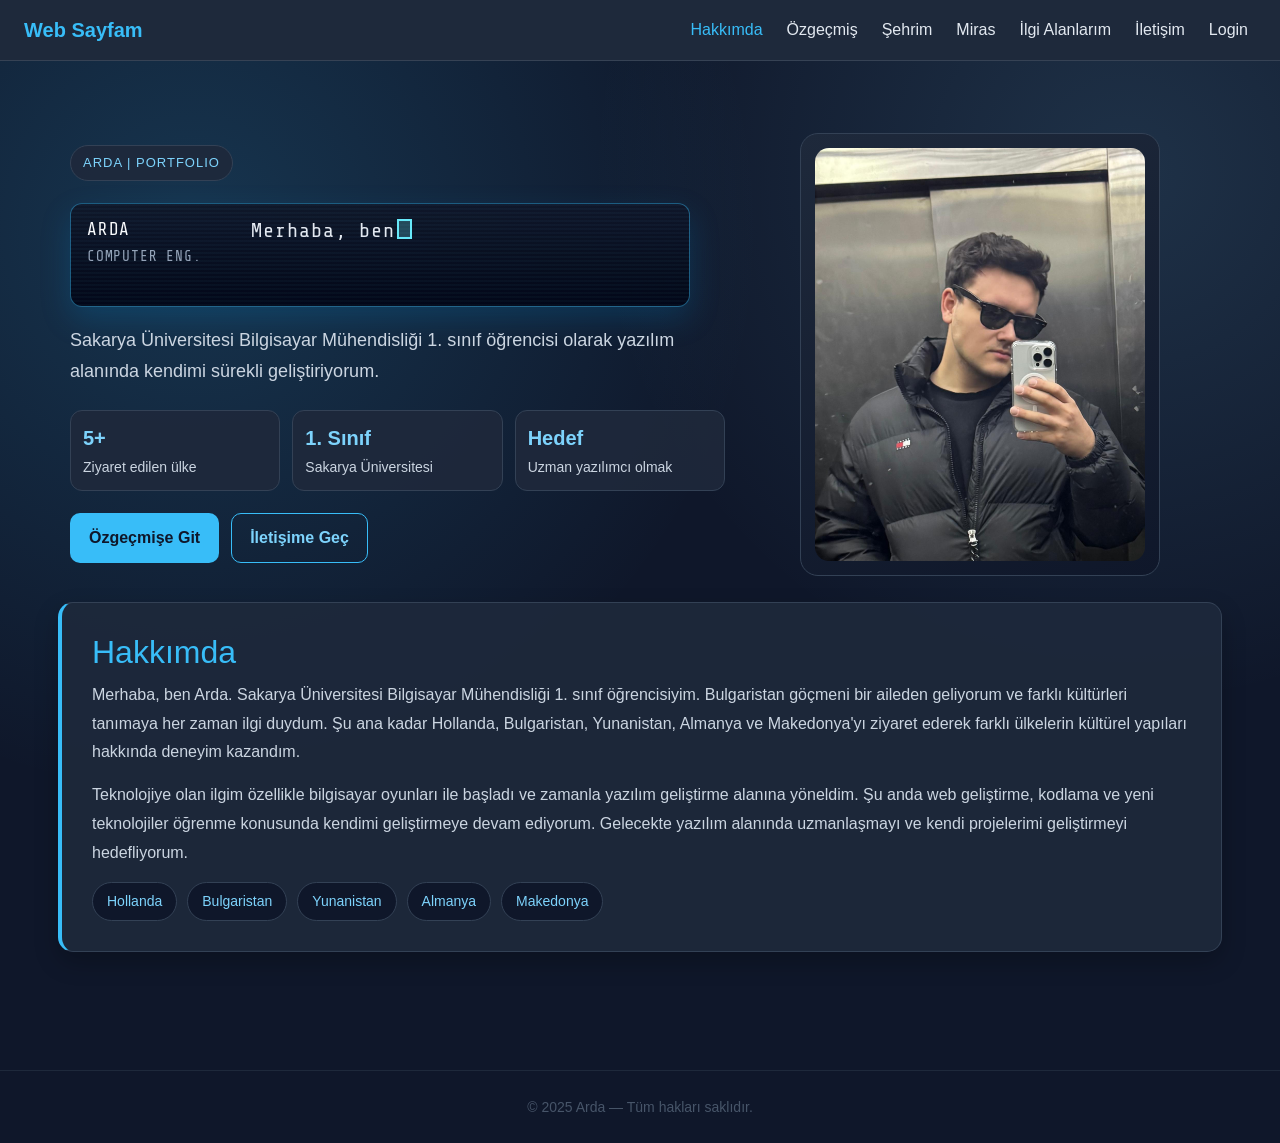
<file: index.html>
<!DOCTYPE html>
<html lang="tr">
<head>
    <meta charset="UTF-8">
    <meta name="viewport" content="width=device-width, initial-scale=1.0">
    <title>Arda | Portfolio</title>

    <link href="https://cdn.jsdelivr.net/npm/bootstrap@5.3.3/dist/css/bootstrap.min.css" rel="stylesheet">
    <link rel="stylesheet" href="css/style.css">
</head>

<body class="home-page">

<header>
    <!-- Ana gezinme menüsü: tüm sayfalara erişim buradan sağlanır -->
    <nav class="navbar navbar-expand-lg site-navbar">
        <div class="container-fluid px-3 px-lg-4">
            <span class="navbar-brand logo mb-0">Web Sayfam</span>
            <button class="navbar-toggler" type="button" data-bs-toggle="collapse" data-bs-target="#mainNavbar" aria-controls="mainNavbar" aria-expanded="false" aria-label="Menüyü aç">
                <span class="navbar-toggler-icon"></span>
            </button>

            <div class="collapse navbar-collapse" id="mainNavbar">
                <ul class="navbar-nav ms-auto align-items-lg-center gap-lg-2">
                    <li class="nav-item"><a class="nav-link active" href="index.html" aria-current="page">Hakkımda</a></li>
                    <li class="nav-item"><a class="nav-link" href="cv.html">Özgeçmiş</a></li>
                    <li class="nav-item"><a class="nav-link" href="sehir.html">Şehrim</a></li>
                    <li class="nav-item"><a class="nav-link" href="miras.html">Miras</a></li>
                    <li class="nav-item"><a class="nav-link" href="ilgi.html">İlgi Alanlarım</a></li>
                    <li class="nav-item"><a class="nav-link" href="iletisim.html">İletişim</a></li>
                    <li class="nav-item"><a class="nav-link" href="login.html">Login</a></li>
                </ul>
            </div>
        </div>
    </nav>
</header>

<main class="container">
    <!-- Kahraman alanı: ziyaretçiyi karşılayan kısa tanıtım ve hızlı aksiyonlar -->
    <section class="home-hero row g-4 align-items-center">
        <div class="home-hero-text col col-12 col-lg-7">
            <p class="hero-eyebrow">ARDA | PORTFOLIO</p>
            <h1 class="visually-hidden">Merhaba, ben Arda</h1>
            <div class="hero-terminal" aria-label="Karşılama mesajı" aria-live="polite">
                <div class="hero-terminal-meta">
                    <span class="hero-terminal-name">ARDA</span>
                    <span class="hero-terminal-source">COMPUTER ENG.</span>
                </div>
                <p class="hero-terminal-line">
                    <span id="heroTypewriterText">Merhaba, ben Arda. Sayfama hoş geldiniz.</span>
                </p>
            </div>
            <p class="hero-lead">Sakarya Üniversitesi Bilgisayar Mühendisliği 1. sınıf öğrencisi olarak yazılım alanında kendimi sürekli geliştiriyorum.</p>

            <div class="hero-stats">
                <div class="stat-card">
                    <span class="stat-value">5+</span>
                    <span class="stat-label">Ziyaret edilen ülke</span>
                </div>
                <div class="stat-card">
                    <span class="stat-value">1. Sınıf</span>
                    <span class="stat-label">Sakarya Üniversitesi</span>
                </div>
                <div class="stat-card">
                    <span class="stat-value">Hedef</span>
                    <span class="stat-label">Uzman yazılımcı olmak</span>
                </div>
            </div>

            <div class="hero-actions">
                <a href="cv.html" class="btn btn-main">Özgeçmişe Git</a>
                <a href="iletisim.html" class="btn btn-ghost">İletişime Geç</a>
            </div>
        </div>

        <div class="home-hero-visual col col-12 col-lg-5">
            <img src="İmages/KişiselPhoto.jpeg" alt="Arda profil fotoğrafı">
        </div>
    </section>

    <!-- Hakkımda bölümü: kişisel tanıtım ve ilgi alanlarının özeti -->
    <section class="about home-about row justify-content-center">
        <div class="about-card col-12">
            <div class="about-text">
                <h2>Hakkımda</h2>
                <p>
                    Merhaba, ben Arda. Sakarya Üniversitesi Bilgisayar Mühendisliği 1. sınıf öğrencisiyim.
                    Bulgaristan göçmeni bir aileden geliyorum ve farklı kültürleri tanımaya her zaman ilgi duydum.
                    Şu ana kadar Hollanda, Bulgaristan, Yunanistan, Almanya ve Makedonya'yı ziyaret ederek
                    farklı ülkelerin kültürel yapıları hakkında deneyim kazandım.
                </p>
                <p>
                    Teknolojiye olan ilgim özellikle bilgisayar oyunları ile başladı ve zamanla yazılım geliştirme
                    alanına yöneldim. Şu anda web geliştirme, kodlama ve yeni teknolojiler öğrenme konusunda
                    kendimi geliştirmeye devam ediyorum. Gelecekte yazılım alanında uzmanlaşmayı ve kendi projelerimi
                    geliştirmeyi hedefliyorum.
                </p>

                <div class="travel-tags">
                    <span>Hollanda</span>
                    <span>Bulgaristan</span>
                    <span>Yunanistan</span>
                    <span>Almanya</span>
                    <span>Makedonya</span>
                </div>
            </div>
        </div>
    </section>
</main>

<footer class="site-footer text-center py-4 mt-5">
    <small>© 2025 Arda — Tüm hakları saklıdır.</small>
</footer>

<script>
    // Sayfa açıldığında çalışan kısa typewriter animasyonu
    (function () {
        const typewriterText = document.getElementById("heroTypewriterText");
        if (!typewriterText) return;

        const messages = [
            "Merhaba, ben Arda. Sayfama hoş geldiniz."
        ];

        let charIndex = 0;

        const typeDelay = 95;
        const holdDelay = 900;

        function loopTypewriter() {
            const currentMessage = messages[0];
            charIndex += 1;
            typewriterText.textContent = currentMessage.slice(0, charIndex);

            if (charIndex === currentMessage.length) {
                setTimeout(function () {
                    typewriterText.textContent = "";
                    charIndex = 0;
                    setTimeout(loopTypewriter, typeDelay);
                }, holdDelay);
                return;
            }

            setTimeout(loopTypewriter, typeDelay);
        }

        typewriterText.textContent = "";
        loopTypewriter();
    })();
</script>
<script src="https://cdn.jsdelivr.net/npm/bootstrap@5.3.3/dist/js/bootstrap.bundle.min.js"></script>
</body>
</html>
</file>
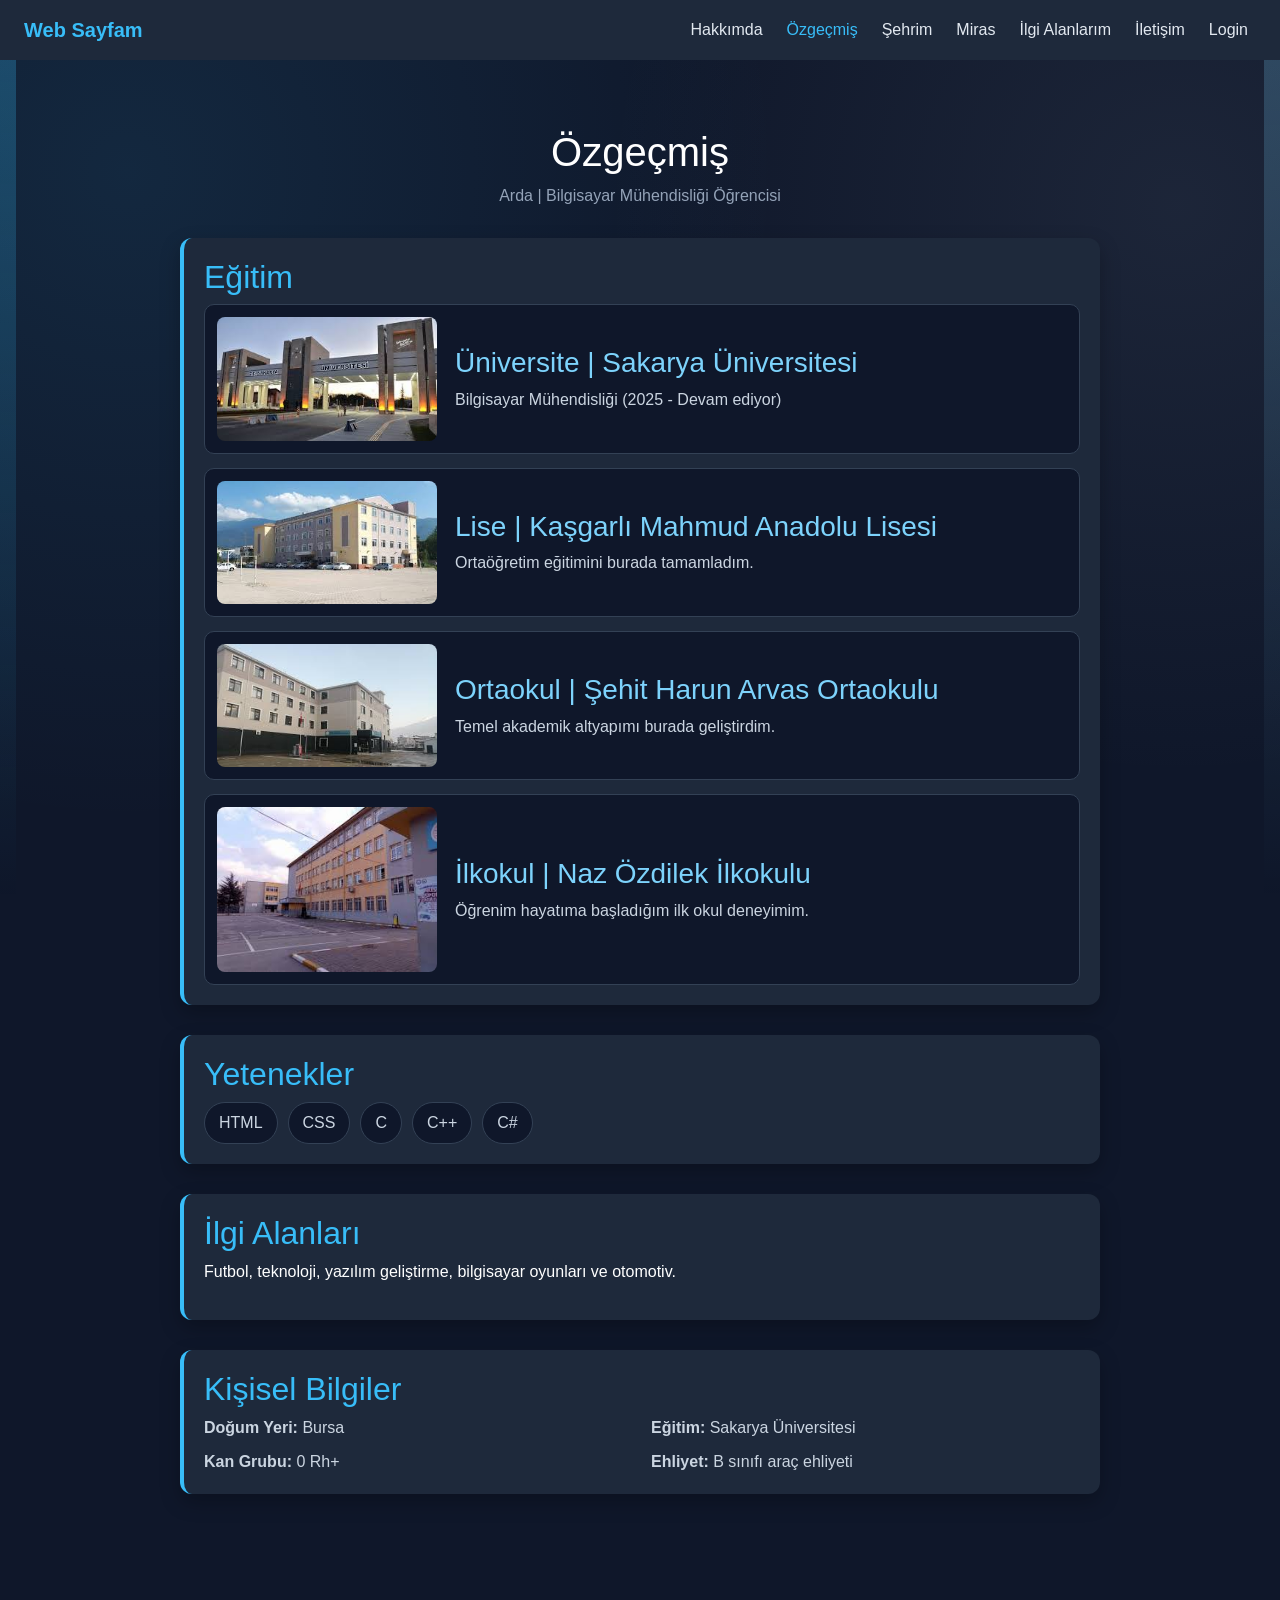
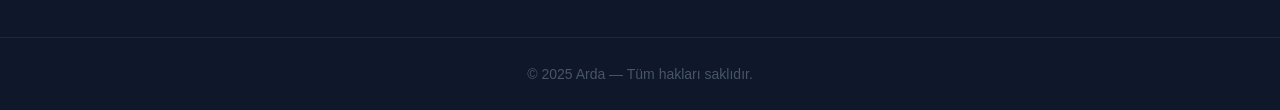
<file: cv.html>
<!DOCTYPE html>
<html lang="tr">
<head>
    <meta charset="UTF-8">
    <meta name="viewport" content="width=device-width, initial-scale=1.0">
    <title>CV | Arda</title>

    <link href="https://cdn.jsdelivr.net/npm/bootstrap@5.3.3/dist/css/bootstrap.min.css" rel="stylesheet">
    <link rel="stylesheet" href="css/style.css">
</head>

<body class="cv-page">

<header>
    <!-- Ana menü: sayfalar arası geçişi sabit tutar -->
    <nav class="navbar navbar-expand-lg site-navbar">
        <div class="container-fluid px-3 px-lg-4">
            <span class="navbar-brand logo mb-0">Web Sayfam</span>
            <button class="navbar-toggler" type="button" data-bs-toggle="collapse" data-bs-target="#mainNavbar" aria-controls="mainNavbar" aria-expanded="false" aria-label="Menüyü aç">
                <span class="navbar-toggler-icon"></span>
            </button>

            <div class="collapse navbar-collapse" id="mainNavbar">
                <ul class="navbar-nav ms-auto align-items-lg-center gap-lg-2">
                    <li class="nav-item"><a class="nav-link" href="index.html">Hakkımda</a></li>
                    <li class="nav-item"><a class="nav-link active" href="cv.html" aria-current="page">Özgeçmiş</a></li>
                    <li class="nav-item"><a class="nav-link" href="sehir.html">Şehrim</a></li>
                    <li class="nav-item"><a class="nav-link" href="miras.html">Miras</a></li>
                    <li class="nav-item"><a class="nav-link" href="ilgi.html">İlgi Alanlarım</a></li>
                    <li class="nav-item"><a class="nav-link" href="iletisim.html">İletişim</a></li>
                    <li class="nav-item"><a class="nav-link" href="login.html">Login</a></li>
                </ul>
            </div>
        </div>
    </nav>
</header>

<main class="container">

    <!-- Özgeçmiş başlığı: sayfanın üst bölümünü tanımlar -->
    <div class="cv-header">
        <h1>Özgeçmiş</h1>
        <p>Arda | Bilgisayar Mühendisliği Öğrencisi</p>
    </div>
    <!-- /.cv-header -->

    <!-- Eğitim geçmişi: okullar ve ilgili görseller bu bölümde listelenir -->
    <section class="cv-section">
        <h2>Eğitim</h2>

        <article class="cv-edu-item">
            <img src="İmages/SakaryaUniversity.jpg" alt="Sakarya Üniversitesi kampüs girişi">
            <div>
                <h3>Üniversite | Sakarya Üniversitesi</h3>
                <p>Bilgisayar Mühendisliği (2025 - Devam ediyor)</p>
            </div>
        </article>

        <article class="cv-edu-item">
            <img src="İmages/Kaşgarlı mahmud anadolu lisesi.jpg" alt="Kaşgarlı Mahmud Anadolu Lisesi binası">
            <div>
                <h3>Lise | Kaşgarlı Mahmud Anadolu Lisesi</h3>
                <p>Ortaöğretim eğitimini burada tamamladım.</p>
            </div>
        </article>

        <article class="cv-edu-item">
            <img src="İmages/ŞehitHarunArvasOrtaokulu.jpg" alt="Şehit Harun Arvas Ortaokulu binası">
            <div>
                <h3>Ortaokul | Şehit Harun Arvas Ortaokulu</h3>
                <p>Temel akademik altyapımı burada geliştirdim.</p>
            </div>
        </article>

        <article class="cv-edu-item">
            <img src="İmages/NazÖzdilekİlkOkulu.jpg" alt="Naz Özdilek İlkokulu binası">
            <div>
                <h3>İlkokul | Naz Özdilek İlkokulu</h3>
                <p>Öğrenim hayatıma başladığım ilk okul deneyimim.</p>
            </div>
        </article>
    </section>

    <!-- Teknik yetkinlikler: kullanılan programlama dilleri ve teknolojiler -->
    <section class="cv-section">
        <h2>Yetenekler</h2>

        <article class="cv-tag-list">
            <span>HTML</span>
            <span>CSS</span>
            <span>C</span>
            <span>C++</span>
            <span>C#</span>
        </article>
    </section>

    <!-- Kişisel ilgi alanları: teknik olmayan ama profili tamamlayan alanlar -->
    <section class="cv-section">
        <h2>İlgi Alanları</h2>

        <article>
            <p>Futbol, teknoloji, yazılım geliştirme, bilgisayar oyunları ve otomotiv.</p>
        </article>
    </section>

    <!-- Temel kişisel bilgiler: kısa profil özeti -->
    <section class="cv-section">
        <h2>Kişisel Bilgiler</h2>

        <article class="cv-personal-grid">
            <p><strong>Doğum Yeri:</strong> Bursa</p>
            <p><strong>Eğitim:</strong> Sakarya Üniversitesi</p>
            <p><strong>Kan Grubu:</strong> 0 Rh+</p>
            <p><strong>Ehliyet:</strong> B sınıfı araç ehliyeti</p>
        </article>
    </section>

</main>

<footer class="site-footer text-center py-4 mt-5">
    <small>© 2025 Arda — Tüm hakları saklıdır.</small>
</footer>

<script src="https://cdn.jsdelivr.net/npm/bootstrap@5.3.3/dist/js/bootstrap.bundle.min.js"></script>
</body>
</html>
</file>
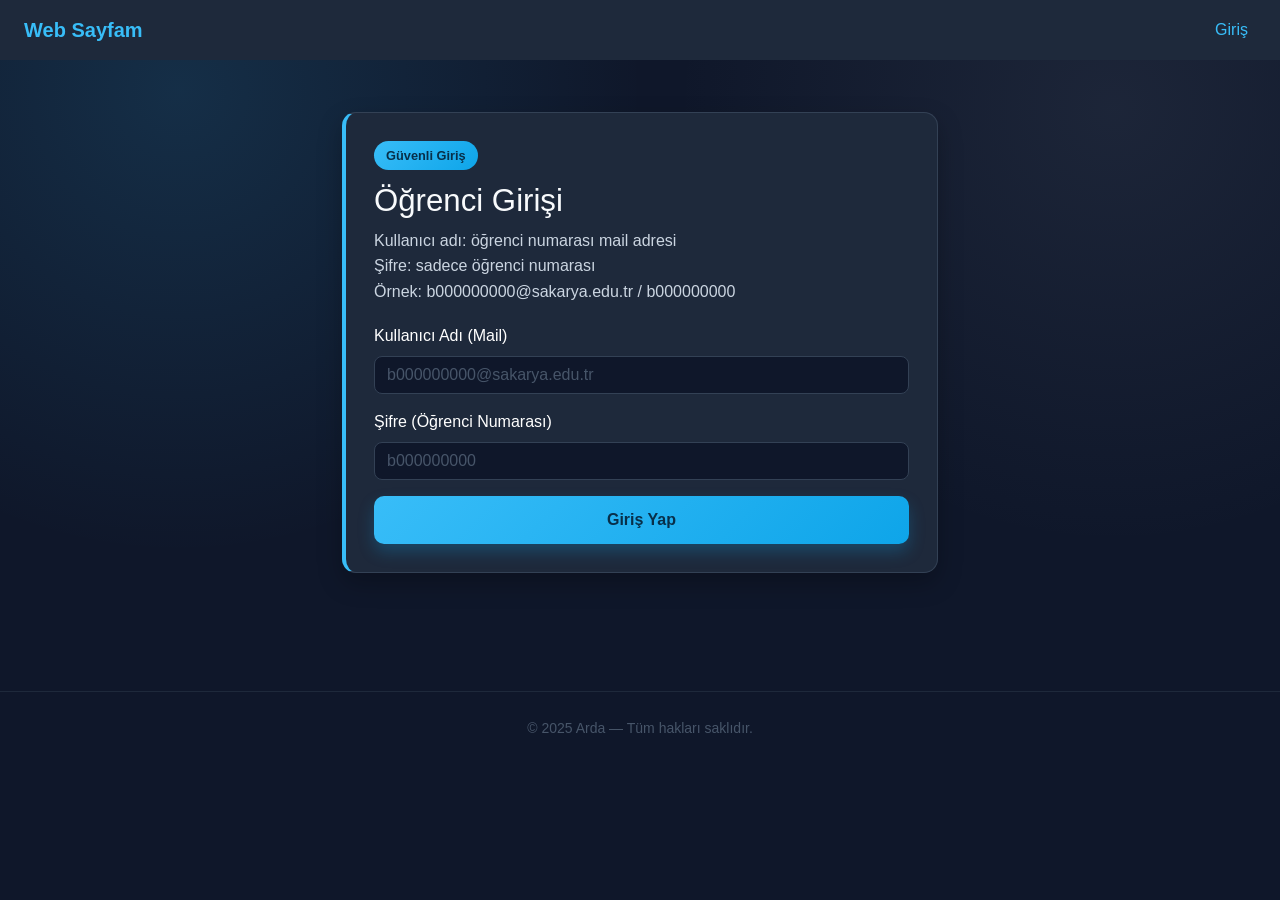
<file: login.html>
<!DOCTYPE html>
<html lang="tr">
<head>
	<meta charset="UTF-8">
	<meta name="viewport" content="width=device-width, initial-scale=1.0">
	<title>Giriş | Arda Portfolio</title>

	<link href="https://cdn.jsdelivr.net/npm/bootstrap@5.3.3/dist/css/bootstrap.min.css" rel="stylesheet">
	<link rel="stylesheet" href="css/style.css">
</head>
<body class="login-page">
	<header>
		<!-- Giriş sayfası menüsü: yalnızca giriş bağlantısı gösterilir -->
		<nav class="navbar navbar-expand-lg site-navbar">
			<div class="container-fluid px-3 px-lg-4">
				<span class="navbar-brand logo mb-0">Web Sayfam</span>
				<button class="navbar-toggler" type="button" data-bs-toggle="collapse" data-bs-target="#mainNavbar"
						aria-controls="mainNavbar" aria-expanded="false" aria-label="Menüyü aç">
					<span class="navbar-toggler-icon"></span>
				</button>
				<div class="collapse navbar-collapse" id="mainNavbar">
					<ul class="navbar-nav ms-auto align-items-lg-center gap-lg-2">
						<li class="nav-item"><a class="nav-link active" href="login.html">Giriş</a></li>
					</ul>
				</div>
			</div>
		</nav>
	</header>

	<main class="container login-main">
		<!-- Kullanıcıya giriş bilgileri ve form alanları sunulur -->
		<section class="login-card">
			<span class="login-chip">Güvenli Giriş</span>
			<h1>Öğrenci Girişi</h1>
			<p class="login-subtitle">
				Kullanıcı adı: öğrenci numarası mail adresi<br>
				Şifre: sadece öğrenci numarası<br>
				Örnek: b000000000@sakarya.edu.tr / b000000000
			</p>

			<div id="loginError" class="alert alert-danger login-alert d-none" role="alert"></div>

			<form action="login.php" method="POST" novalidate>
				<div class="mb-3">
					<label for="ogrenci_mail" class="form-label">Kullanıcı Adı (Mail)</label>
					<input
						type="email"
						id="ogrenci_mail"
						name="ogrenci_mail"
						class="form-control contact-input"
						placeholder="b000000000@sakarya.edu.tr"
						required
					>
				</div>

				<div class="mb-3">
					<label for="ogrenci_no" class="form-label">Şifre (Öğrenci Numarası)</label>
					<input
						type="password"
						id="ogrenci_no"
						name="ogrenci_no"
						class="form-control contact-input"
						placeholder="b000000000"
						required
					>
				</div>

				<button type="submit" class="login-btn">Giriş Yap</button>
			</form>
		</section>
	</main>

	<footer class="site-footer text-center py-4 mt-5">
		<small>© 2025 Arda — Tüm hakları saklıdır.</small>
	</footer>

	<script>
		// URL parametrelerinden hata mesajı ve e-posta değerini alan giriş yardımcı kodu
		(function () {
			var params = new URLSearchParams(window.location.search);
			var errorMessage = params.get('error');
			var mailValue = params.get('mail');

			if (mailValue) {
				var mailInput = document.getElementById('ogrenci_mail');
				if (mailInput) {
					mailInput.value = mailValue;
				}
			}

			if (errorMessage) {
				var errorBox = document.getElementById('loginError');
				if (errorBox) {
					errorBox.textContent = errorMessage;
					errorBox.classList.remove('d-none');
				}
			}
		})();
	</script>

	<script src="https://cdn.jsdelivr.net/npm/bootstrap@5.3.3/dist/js/bootstrap.bundle.min.js"></script>
</body>
</html>
</file>
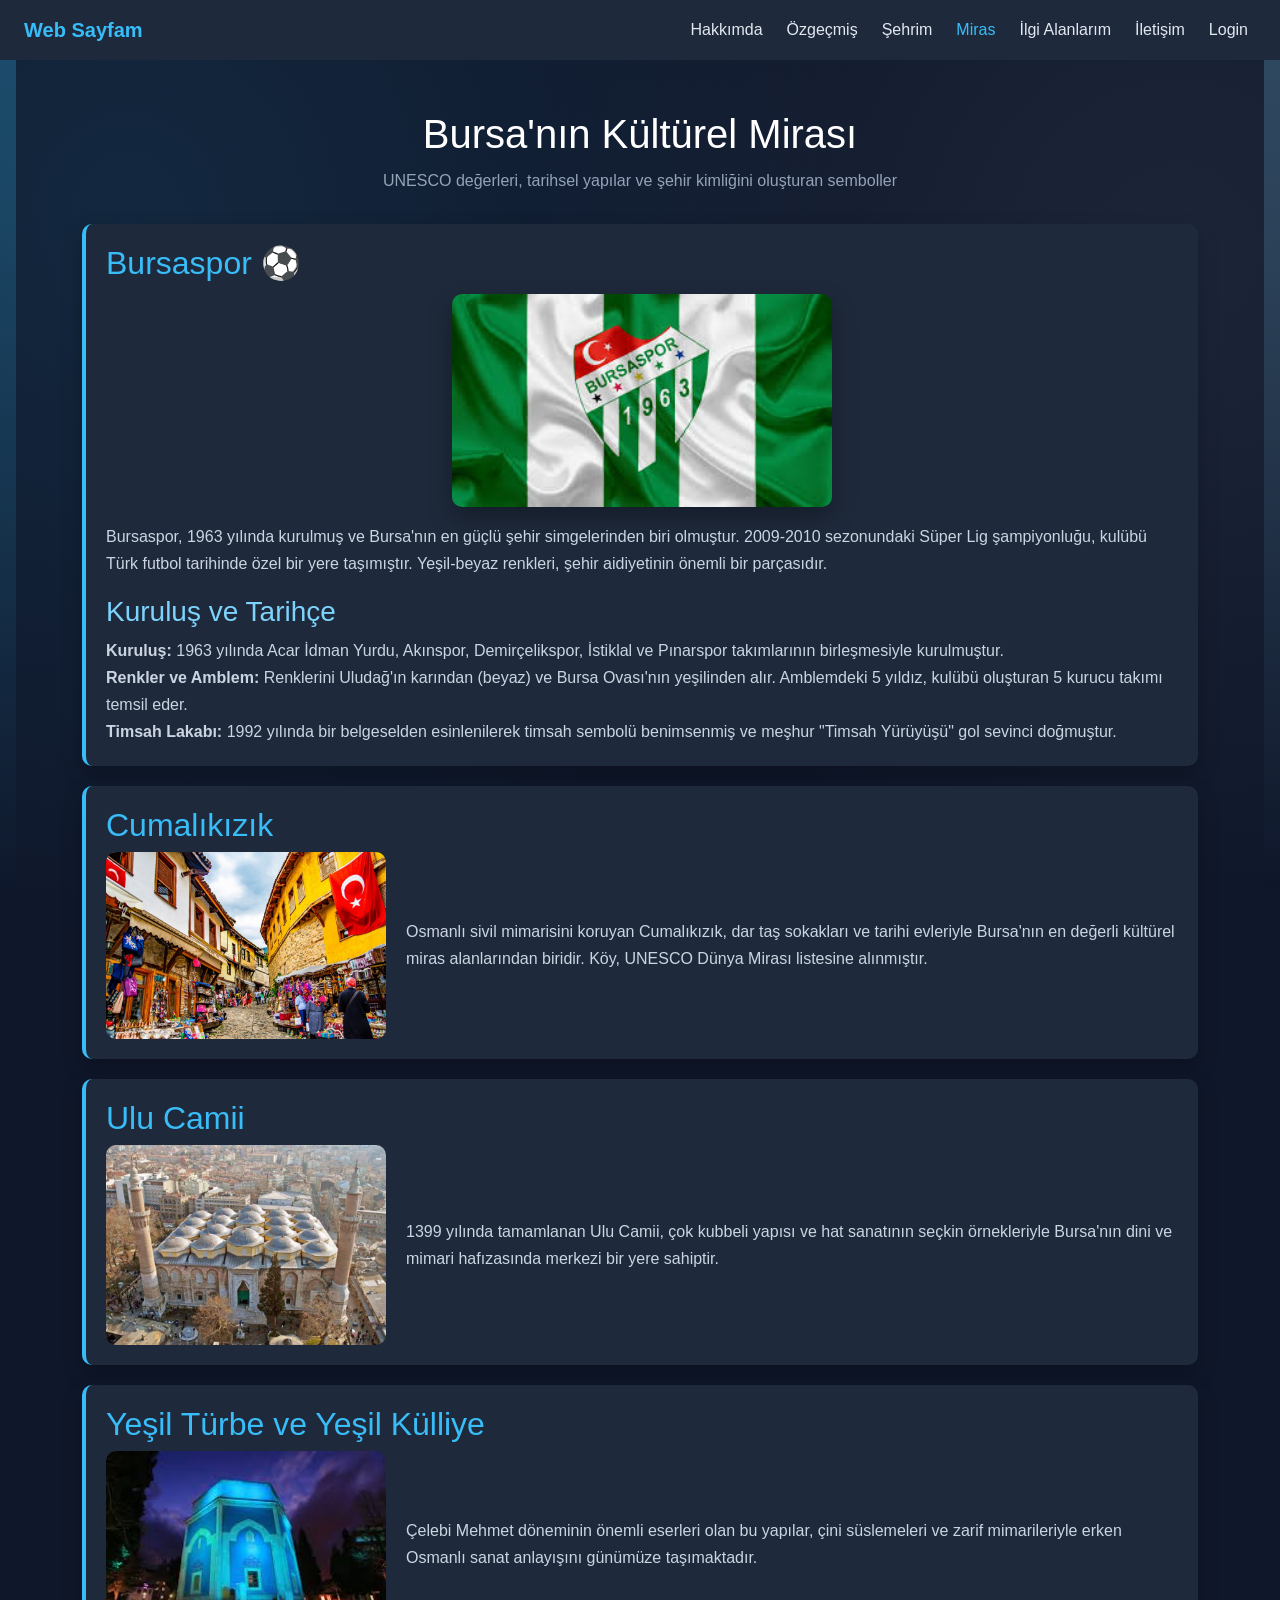
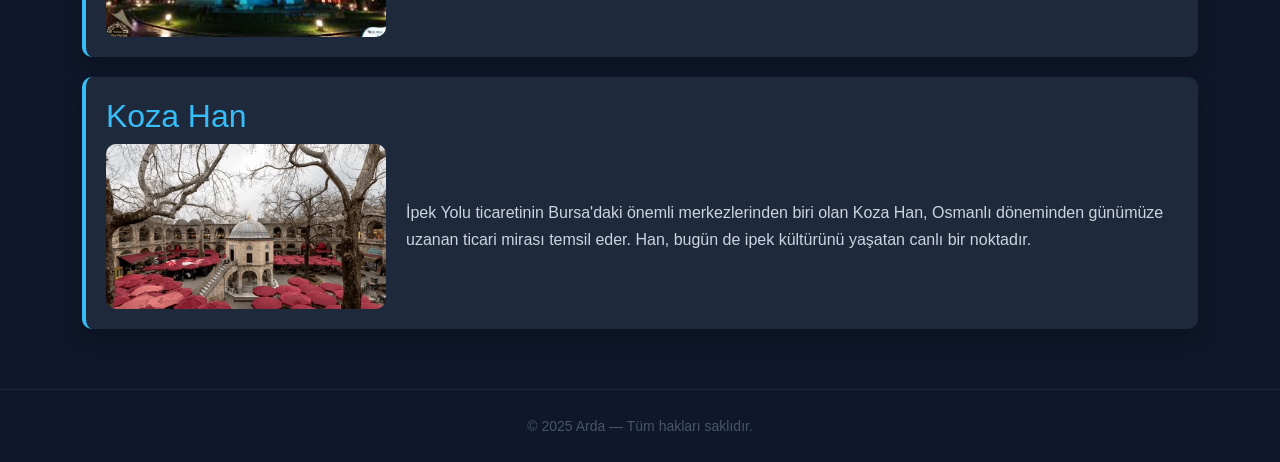
<file: miras.html>
<!DOCTYPE html>
<html lang="tr">
<head>
    <meta charset="UTF-8">
    <meta name="viewport" content="width=device-width, initial-scale=1.0">
    <title>Bursa Mirası</title>

    <link href="https://cdn.jsdelivr.net/npm/bootstrap@5.3.3/dist/css/bootstrap.min.css" rel="stylesheet">
    <link rel="stylesheet" href="css/style.css">
</head>

<body class="miras-page">

<header>
    <!-- Kültürel miras sayfasının üst gezinme alanı -->
    <nav class="navbar navbar-expand-lg site-navbar">
        <div class="container-fluid px-3 px-lg-4">
            <span class="navbar-brand logo mb-0">Web Sayfam</span>
            <button class="navbar-toggler" type="button" data-bs-toggle="collapse" data-bs-target="#mainNavbar" aria-controls="mainNavbar" aria-expanded="false" aria-label="Menüyü aç">
                <span class="navbar-toggler-icon"></span>
            </button>

            <div class="collapse navbar-collapse" id="mainNavbar">
                <ul class="navbar-nav ms-auto align-items-lg-center gap-lg-2">
                    <li class="nav-item"><a class="nav-link" href="index.html">Hakkımda</a></li>
                    <li class="nav-item"><a class="nav-link" href="cv.html">Özgeçmiş</a></li>
                    <li class="nav-item"><a class="nav-link" href="sehir.html">Şehrim</a></li>
                    <li class="nav-item"><a class="nav-link active" href="miras.html" aria-current="page">Miras</a></li>
                    <li class="nav-item"><a class="nav-link" href="ilgi.html">İlgi Alanlarım</a></li>
                    <li class="nav-item"><a class="nav-link" href="iletisim.html">İletişim</a></li>
                    <li class="nav-item"><a class="nav-link" href="login.html">Login</a></li>
                </ul>
            </div>
        </div>
    </nav>
</header>

<main class="container">
<!-- Bursa'nın kültürel mirasını tanıtan giriş bölümü -->
<section class="city">
    <h1>Bursa'nın Kültürel Mirası</h1>
    <p>UNESCO değerleri, tarihsel yapılar ve şehir kimliğini oluşturan semboller</p>
</section>

<!-- Mirası oluşturan önemli yapılar ve şehir sembolleri -->
<section class="city-info">

    <div class="info-box">
        <h2>Bursaspor ⚽</h2>
        <img class="bursaspor-wide" src="İmages/Bursasporlogo1.jpg" alt="Bursaspor bayrak logosu">
        <p>
            Bursaspor, 1963 yılında kurulmuş ve Bursa'nın en güçlü şehir simgelerinden biri olmuştur.
            2009-2010 sezonundaki Süper Lig şampiyonluğu, kulübü Türk futbol tarihinde özel bir yere taşımıştır.
            Yeşil-beyaz renkleri, şehir aidiyetinin önemli bir parçasıdır.
        </p>

        <h3>Kuruluş ve Tarihçe</h3>
        <p><strong>Kuruluş:</strong> 1963 yılında Acar İdman Yurdu, Akınspor, Demirçelikspor, İstiklal ve Pınarspor takımlarının birleşmesiyle kurulmuştur.</p>
        <p><strong>Renkler ve Amblem:</strong> Renklerini Uludağ'ın karından (beyaz) ve Bursa Ovası'nın yeşilinden alır. Amblemdeki 5 yıldız, kulübü oluşturan 5 kurucu takımı temsil eder.</p>
        <p><strong>Timsah Lakabı:</strong> 1992 yılında bir belgeselden esinlenilerek timsah sembolü benimsenmiş ve meşhur "Timsah Yürüyüşü" gol sevinci doğmuştur.</p>
    </div>

    <div class="info-box">
        <h2>Cumalıkızık</h2>
        <div class="heritage-layout">
            <img src="İmages/cumalikizik-pazar-f.jpg" alt="Cumalıkızık sokakları">
            <p>
                Osmanlı sivil mimarisini koruyan Cumalıkızık, dar taş sokakları ve tarihi evleriyle Bursa'nın
                en değerli kültürel miras alanlarından biridir. Köy, UNESCO Dünya Mirası listesine alınmıştır.
            </p>
        </div>
    </div>

    <div class="info-box">
        <h2>Ulu Camii</h2>
        <div class="heritage-layout">
            <img src="İmages/image-bursa-ulu-camii.jpg" alt="Bursa Ulu Camii">
            <p>
                1399 yılında tamamlanan Ulu Camii, çok kubbeli yapısı ve hat sanatının seçkin örnekleriyle
                Bursa'nın dini ve mimari hafızasında merkezi bir yere sahiptir.
            </p>
        </div>
    </div>

    <div class="info-box">
        <h2>Yeşil Türbe ve Yeşil Külliye</h2>
        <div class="heritage-layout">
            <img src="İmages/images.jpg" alt="Yeşil Türbe">
            <p>
                Çelebi Mehmet döneminin önemli eserleri olan bu yapılar, çini süslemeleri ve zarif mimarileriyle
                erken Osmanlı sanat anlayışını günümüze taşımaktadır.
            </p>
        </div>
    </div>

    <div class="info-box">
        <h2>Koza Han</h2>
        <div class="heritage-layout">
            <img class="koza-image" src="İmages/bursa-24-mart-2022-tea-260nw-2597633387.webp" alt="Bursa Koza Han avlusu">
            <p>
                İpek Yolu ticaretinin Bursa'daki önemli merkezlerinden biri olan Koza Han, Osmanlı döneminden
                günümüze uzanan ticari mirası temsil eder. Han, bugün de ipek kültürünü yaşatan canlı bir noktadır.
            </p>
        </div>
    </div>

</section>

</main>

<!-- Ortak alt bilgi alanı -->
<footer class="site-footer text-center py-4 mt-5">
    <small>© 2025 Arda — Tüm hakları saklıdır.</small>
</footer>

<script src="https://cdn.jsdelivr.net/npm/bootstrap@5.3.3/dist/js/bootstrap.bundle.min.js"></script>
</body>
</html>
</file>
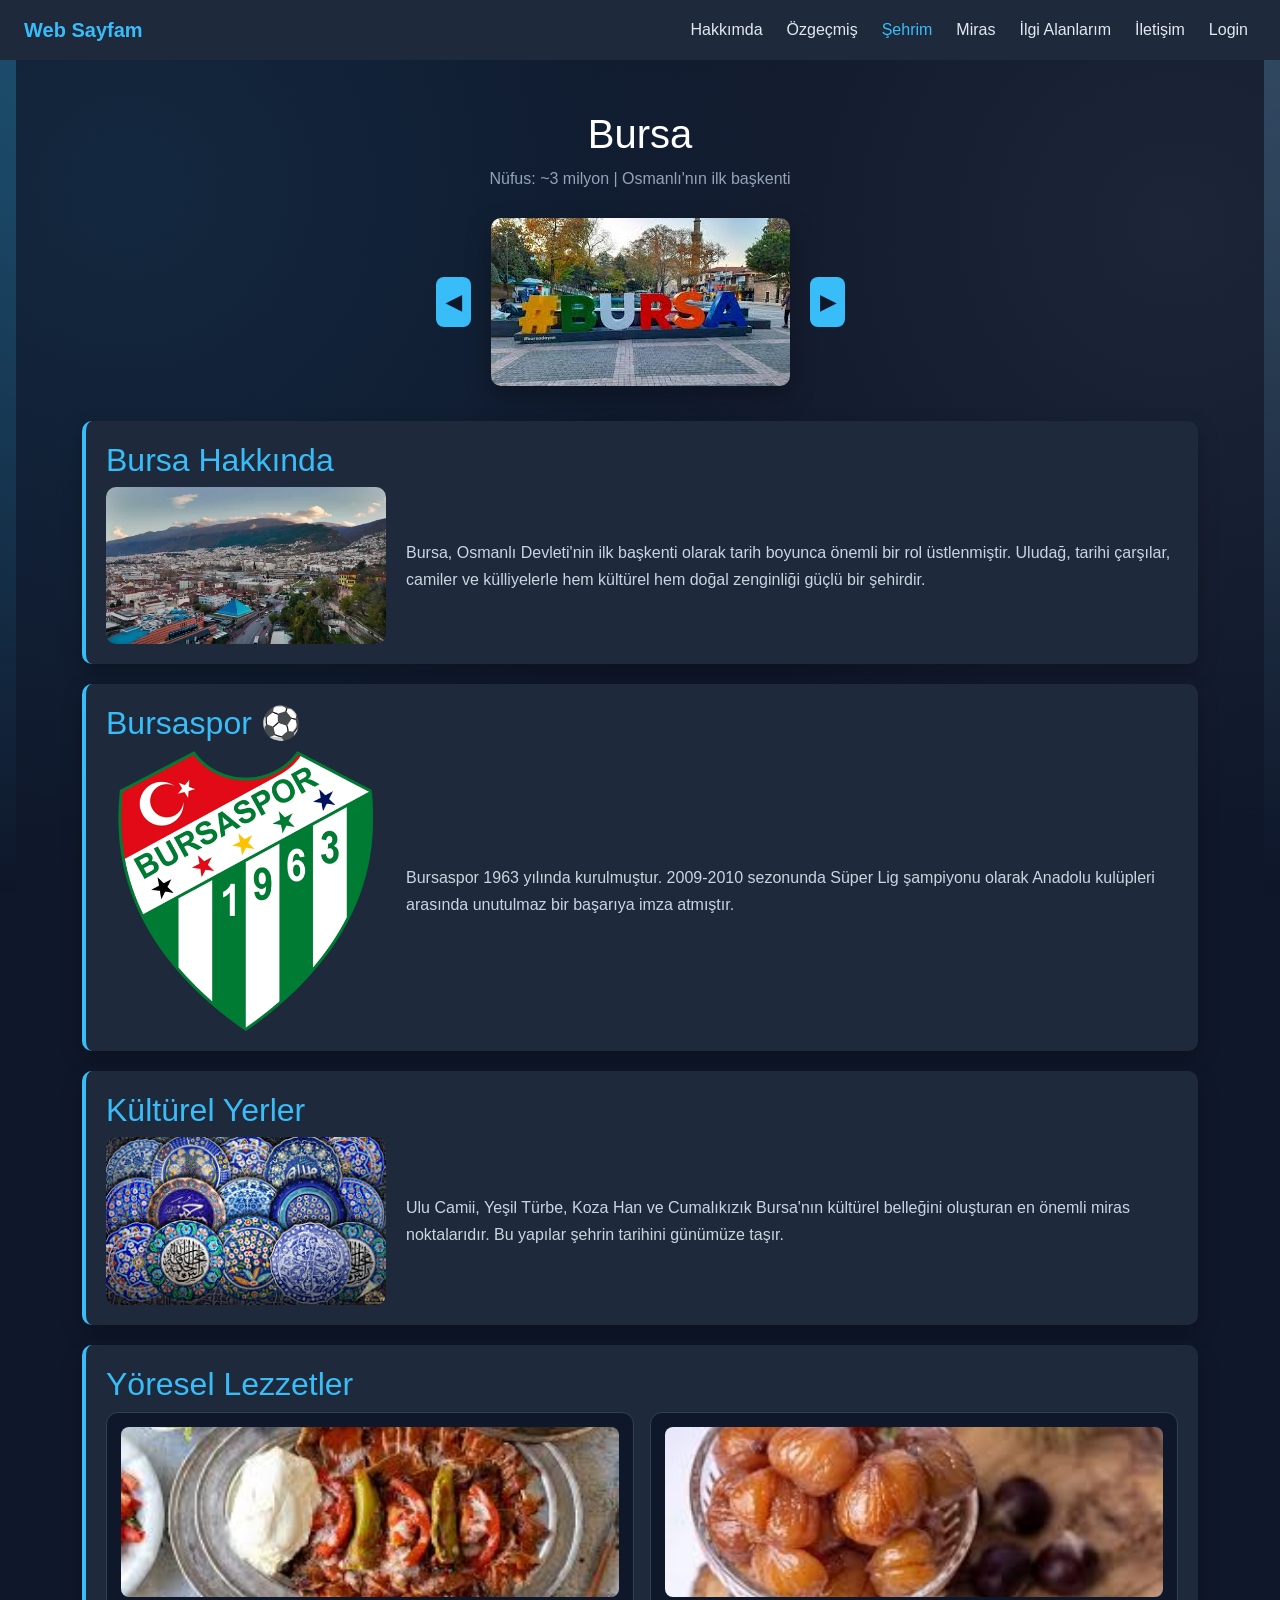
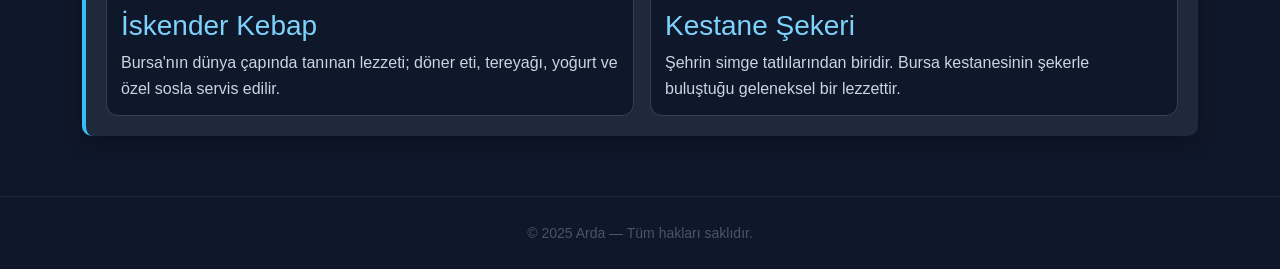
<file: sehir.html>
<!DOCTYPE html>
<html lang="tr">
<head>
    <meta charset="UTF-8">
    <meta name="viewport" content="width=device-width, initial-scale=1.0">
    <title>Şehrim</title>

    <link href="https://cdn.jsdelivr.net/npm/bootstrap@5.3.3/dist/css/bootstrap.min.css" rel="stylesheet">
    <link rel="stylesheet" href="css/style.css">
</head>

<body class="sehir-page">

<header>
    <!-- Şehir sayfası için ortak üst menü -->
    <nav class="navbar navbar-expand-lg site-navbar">
        <div class="container-fluid px-3 px-lg-4">
            <span class="navbar-brand logo mb-0">Web Sayfam</span>
            <button class="navbar-toggler" type="button" data-bs-toggle="collapse" data-bs-target="#mainNavbar" aria-controls="mainNavbar" aria-expanded="false" aria-label="Menüyü aç">
                <span class="navbar-toggler-icon"></span>
            </button>

            <div class="collapse navbar-collapse" id="mainNavbar">
                <ul class="navbar-nav ms-auto align-items-lg-center gap-lg-2">
                    <li class="nav-item"><a class="nav-link" href="index.html">Hakkımda</a></li>
                    <li class="nav-item"><a class="nav-link" href="cv.html">Özgeçmiş</a></li>
                    <li class="nav-item"><a class="nav-link active" href="sehir.html" aria-current="page">Şehrim</a></li>
                    <li class="nav-item"><a class="nav-link" href="miras.html">Miras</a></li>
                    <li class="nav-item"><a class="nav-link" href="ilgi.html">İlgi Alanlarım</a></li>
                    <li class="nav-item"><a class="nav-link" href="iletisim.html">İletişim</a></li>
                    <li class="nav-item"><a class="nav-link" href="login.html">Login</a></li>
                </ul>
            </div>
        </div>
    </nav>
</header>

<main class="container">
<!-- Bursa tanıtım alanı: görsel geçiş ve kısa özet -->
<section class="city">
    <h1>Bursa</h1>
    <p>Nüfus: ~3 milyon | Osmanlı'nın ilk başkenti</p>

    <div class="slider">
        <button class="btn" onclick="prevSlide()">◀</button>

        <a id="link" href="#bursa">
            <img id="sliderImage" src="İmages/BursaGörsel1.jpg" alt="Bursa slider görseli">
        </a>

        <button class="btn" onclick="nextSlide()">▶</button>
    </div>
</section>

<!-- Şehirle ilgili ayrıntılı içerikler: tarih, spor, kültür ve lezzetler -->
<section class="city-info">

    <div id="bursa" class="info-box">
        <h2>Bursa Hakkında</h2>
        <div class="city-layout">
            <img src="İmages/Hakkındabursa.webp" alt="Bursa şehir görünümü">
            <p>
                Bursa, Osmanlı Devleti'nin ilk başkenti olarak tarih boyunca önemli bir rol üstlenmiştir.
                Uludağ, tarihi çarşılar, camiler ve külliyelerle hem kültürel hem doğal zenginliği güçlü bir şehirdir.
            </p>
        </div>
    </div>

    <div id="takim" class="info-box">
        <h2>Bursaspor ⚽</h2>
        <div class="city-layout">
            <img src="İmages/Bursaspor-amblem.png" alt="Bursaspor amblemi">
            <p>
                Bursaspor 1963 yılında kurulmuştur. 2009-2010 sezonunda Süper Lig şampiyonu olarak
                Anadolu kulüpleri arasında unutulmaz bir başarıya imza atmıştır.
            </p>
        </div>
    </div>

    <div id="kultur" class="info-box">
        <h2>Kültürel Yerler</h2>
        <div class="city-layout">
            <img src="İmages/Kültürelyerler.jpg" alt="Bursa kültürel yerler çini görseli">
            <p>
                Ulu Camii, Yeşil Türbe, Koza Han ve Cumalıkızık Bursa'nın kültürel belleğini oluşturan
                en önemli miras noktalarıdır. Bu yapılar şehrin tarihini günümüze taşır.
            </p>
        </div>
    </div>

    <div id="lezzet" class="info-box">
        <h2>Yöresel Lezzetler</h2>
        <div class="flavor-grid">
            <article class="flavor-item">
                <img src="İmages/İskender.jpg" alt="İskender kebap">
                <h3>İskender Kebap</h3>
                <p>Bursa'nın dünya çapında tanınan lezzeti; döner eti, tereyağı, yoğurt ve özel sosla servis edilir.</p>
            </article>

            <article class="flavor-item">
                <img src="İmages/Kestaneşekeri.jpg" alt="Kestane şekeri">
                <h3>Kestane Şekeri</h3>
                <p>Şehrin simge tatlılarından biridir. Bursa kestanesinin şekerle buluştuğu geleneksel bir lezzettir.</p>
            </article>
        </div>
    </div>

</section>

</main>

<!-- Sayfa alt bilgisi -->
<footer class="site-footer text-center py-4 mt-5">
    <small>© 2025 Arda — Tüm hakları saklıdır.</small>
</footer>

<!-- Şehir slaytları ve içerik kartlarını çalıştıran ortak JavaScript -->
<script src="js/script.js"></script>
<script src="https://cdn.jsdelivr.net/npm/bootstrap@5.3.3/dist/js/bootstrap.bundle.min.js"></script>

</body>
</html>
</file>
<file: css/style.css>
/* Terminal görünümü için kullanılan yazı tipi */
@import url("https://fonts.googleapis.com/css2?family=Share+Tech+Mono&display=swap");

/* Tüm sayfalarda ortak temel görünüm */
body {
    margin: 0;
    font-family: Arial;
    background: #0f172a;
    color: white;
}

/* Üst gezinme çubuğu ve bağlantılar */
.site-navbar {
    padding: 10px 0;
    background: #1e293b;
}

.logo {
    color: #38bdf8;
    text-decoration: none;
    font-weight: 700;
}

.site-navbar .navbar-nav {
    gap: 8px;
}

.site-navbar .nav-link {
    text-decoration: none;
    color: #e2e8f0;
    transition: 0.3s;
    font-weight: 500;
    padding: 8px 10px;
}

.site-navbar .nav-link:hover,
.site-navbar .nav-link.active,
.site-navbar .nav-link:focus-visible {
    color: #38bdf8;
}

.site-navbar .navbar-toggler {
    border: 1px solid #334155;
    padding: 6px 10px;
}

.site-navbar .navbar-toggler:focus {
    box-shadow: 0 0 0 0.2rem rgba(56, 189, 248, 0.3);
}

.site-navbar .navbar-toggler-icon {
    background-image: url("data:image/svg+xml,%3csvg xmlns='http://www.w3.org/2000/svg' viewBox='0 0 30 30'%3e%3cpath stroke='rgba%28226,232,240,0.9%29' stroke-linecap='round' stroke-miterlimit='10' stroke-width='2' d='M4 7h22M4 15h22M4 23h22'/%3e%3c/svg%3e");
}

/* Ana sayfanın hakkımda kartları */
.about {
    display: flex;
    justify-content: center;
    margin-top: 60px;
}

.about-card {
    display: flex;
    gap: 30px;
    background: #1e293b;
    padding: 30px;
    border-radius: 15px;
    max-width: 700px;
    align-items: center;
    transition: 0.3s;
}

.about-card:hover {
    transform: scale(1.03);
}

.about-text h2 {
    margin-bottom: 10px;
}

/* Bursa sayfasındaki şehir içerikleri */
.city {
    text-align: center;
    margin-top: 50px;
}

.slider {
    display: flex;
    align-items: center;
    justify-content: center;
    gap: 20px;
    margin-top: 20px;
}

.slider img {
    width: 600px;
    border-radius: 10px;
}

.slider button {
    padding: 10px;
    font-size: 20px;
    cursor: pointer;
}
.city-info {
    max-width: 900px;
    margin: 50px auto;
    display: flex;
    flex-direction: column;
    gap: 20px;
}

.info-box {
    background: #1e293b;
    padding: 20px;
    border-radius: 10px;
    transition: 0.3s;
}

.info-box:hover {
    transform: scale(1.02);
}

.info-box h2 {
    color: #38bdf8;
}

/* Ana sayfa için özel arka plan ve kahraman alanı */
.home-page {
    background:
        radial-gradient(circle at 15% 20%, rgba(56, 189, 248, 0.18), transparent 40%),
        radial-gradient(circle at 88% 15%, rgba(125, 211, 252, 0.14), transparent 36%),
        #0f172a;
}

.home-page .site-navbar {
    border-bottom: 1px solid rgba(148, 163, 184, 0.2);
}

@media (max-width: 991px) {
    .site-navbar .navbar-collapse {
        margin-top: 12px;
        background: #0f172a;
        border: 1px solid #334155;
        border-radius: 12px;
        padding: 10px;
    }

    .site-navbar .nav-link {
        border-radius: 8px;
    }

    .site-navbar .nav-link:hover,
    .site-navbar .nav-link:focus-visible {
        background: rgba(56, 189, 248, 0.1);
    }
}

.home-page main {
    padding: 24px 0 70px;
}

.home-page .home-hero {
    margin-top: 24px;
}

.hero-terminal {
    margin: 8px 0 10px;
    width: min(100%, 620px);
    min-height: 104px;
    padding: 12px 16px;
    border: 1px solid rgba(56, 189, 248, 0.45);
    border-radius: 12px;
    background:
        repeating-linear-gradient(
            180deg,
            rgba(103, 232, 249, 0.03) 0,
            rgba(103, 232, 249, 0.03) 2px,
            rgba(2, 6, 23, 0.02) 2px,
            rgba(2, 6, 23, 0.02) 4px
        ),
        linear-gradient(180deg, rgba(15, 23, 42, 0.98), rgba(2, 6, 23, 0.96));
    box-shadow: 0 12px 30px rgba(2, 132, 199, 0.22);
    display: grid;
    grid-template-columns: 150px minmax(0, 1fr);
    gap: 14px;
    align-items: start;
}

.hero-terminal-meta {
    display: flex;
    flex-direction: column;
    gap: 4px;
    font-family: "Share Tech Mono", "Courier New", monospace;
    letter-spacing: 0.05em;
    text-transform: uppercase;
}

.hero-terminal-name {
    font-size: 1.1rem;
    color: #f8fafc;
}

.hero-terminal-source {
    font-size: 0.9rem;
    color: #94a3b8;
}

.hero-terminal-line {
    margin: 0;
    color: #dbeafe;
    font-family: "Share Tech Mono", Consolas, "Courier New", monospace;
    font-size: clamp(1rem, 1.65vw, 1.28rem);
    line-height: 1.45;
    letter-spacing: 0.05em;
    display: block;
    height: calc(1.45em * 2);
    overflow: hidden;
    max-width: 31ch;
}

#heroTypewriterText {
    color: #e2e8f0;
    display: inline-block;
    max-height: calc(1.45em * 2);
    white-space: normal;
    word-break: break-word;
    overflow: hidden;
}

#heroTypewriterText::after {
    content: "";
    display: inline-block;
    width: 0.7em;
    height: 0.95em;
    margin-left: 0.1em;
    border: 2px solid #67e8f9;
    background: rgba(103, 232, 249, 0.25);
    vertical-align: -0.08em;
    animation: terminalCursorBlink 0.75s step-end infinite;
}

@keyframes terminalCursorBlink {
    0%,
    50% {
        opacity: 1;
    }
    51%,
    100% {
        opacity: 0;
    }
}

@media (max-width: 576px) {
    .hero-terminal {
        min-height: 86px;
        padding: 12px;
        grid-template-columns: 1fr;
        gap: 8px;
    }

    .hero-terminal-meta {
        flex-direction: row;
        align-items: center;
        gap: 10px;
    }

    .hero-terminal-line {
        max-width: 31ch;
    }
}

/* İletişim formu sayfası */

/* Form ve bildirimlerde kullanılan küçük animasyonlar */
@keyframes slideDown {
    from {
        opacity: 0;
        transform: translateY(-15px);
    }
    to {
        opacity: 1;
        transform: translateY(0);
    }
}

.contact-main {
    padding-top: 50px;
    padding-bottom: 80px;
    max-width: 860px;
}

.contact-header {
    margin-bottom: 36px;
}

.contact-header h1 {
    font-size: 2.2rem;
    color: #f1f5f9;
}

.contact-subtitle {
    color: #94a3b8;
    font-size: 1rem;
}

.contact-alert {
    border-radius: 10px;
    margin-bottom: 20px;
    animation: slideDown 0.3s ease-out;
}

.contact-alert.alert-danger {
    background: #7f1d1d;
    border-color: #dc2626;
}

.contact-alert.alert-danger strong {
    color: #fecaca;
}

.contact-alert.alert-danger ul li {
    color: #fca5a5;
}

.contact-alert.alert-success {
    background: #065f46;
    border-color: #10b981;
}

.contact-alert.alert-success strong {
    color: #a7f3d0;
}

.form-card {
    background: #1e293b;
    border-radius: 14px;
    padding: 28px 30px;
    border: 1px solid #334155;
    transition: border-color 0.3s;
}

.form-card:hover {
    border-color: #475569;
}

.form-section-title {
    color: #38bdf8;
    border-bottom: 1px solid #334155;
    padding-bottom: 10px;
    margin-bottom: 20px;
    font-size: 1rem;
    text-transform: uppercase;
    letter-spacing: 0.06em;
}

.contact-input {
    background: #0f172a;
    border: 1.5px solid #334155;
    color: #e2e8f0;
    border-radius: 8px;
    transition: border-color 0.25s, box-shadow 0.25s, background 0.2s;
}

.contact-input:focus {
    background: #162447;
    border-color: #38bdf8;
    box-shadow: 0 0 0 0.2rem rgba(56, 189, 248, 0.2);
    color: #f1f5f9;
}

.contact-input:invalid:not(:placeholder-shown) {
    border-color: #f87171;
}

.contact-input::placeholder {
    color: #475569;
}

.contact-input option {
    background: #1e293b;
    color: #e2e8f0;
}

/* Tarih alanı takvim simgesinin tonunu sayfaya uydurur */
.contact-input[type="date"]::-webkit-calendar-picker-indicator {
    filter: invert(0.6);
    cursor: pointer;
}

/* Memnuniyet aralığı kaydırıcısı */
.contact-range {
    accent-color: #38bdf8;
    width: 100%;
}

.range-labels {
    color: #64748b;
    font-size: 0.78rem;
    margin-top: 4px;
}

.memnuniyet-badge {
    display: inline-block;
    background: linear-gradient(135deg, #38bdf8, #0ea5e9);
    color: #0f172a;
    font-weight: 700;
    font-size: 0.85rem;
    padding: 3px 12px;
    border-radius: 20px;
    margin-left: 8px;
    min-width: 50px;
    text-align: center;
}

/* Radyo ve onay kutusu grupları */
.contact-radio-group,
.contact-check-group {
    display: flex;
    flex-wrap: wrap;
    gap: 8px 20px;
}

.contact-check {
    color: #cbd5e1;
}

.contact-check .form-check-input {
    background-color: #0f172a;
    border-color: #475569;
    cursor: pointer;
    width: 18px;
    height: 18px;
    transition: all 0.2s;
}

.contact-check .form-check-input:hover {
    border-color: #38bdf8;
}

.contact-check .form-check-input:checked {
    background-color: #38bdf8;
    border-color: #38bdf8;
    box-shadow: 0 0 0 0.25rem rgba(56, 189, 248, 0.2);
}

.contact-check .form-check-label {
    cursor: pointer;
    user-select: none;
}

/* Doğrulama hata mesajları */
.vue-error {
    color: #f87171;
    font-size: 0.82rem;
    margin-top: 4px;
    display: block;
    font-weight: 500;
    animation: slideDown 0.2s ease-out;
}

.js-error {
    color: #fbbf24;
    font-size: 0.82rem;
    margin-top: 4px;
    display: block;
    font-weight: 500;
    animation: slideDown 0.2s ease-out;
}

.required {
    color: #f87171;
    font-weight: 700;
}

.kosul-link {
    color: #38bdf8;
    text-decoration: underline;
    transition: color 0.2s;
}

.kosul-link:hover {
    color: #7dd3fc;
}

/* JavaScript hata özet alanı */
#js-error-count {
    font-size: 0.9rem;
    margin-top: 5px;
    opacity: 0.9;
}

/* Mesaj alanı karakter sayacı */
#mesaj {
    resize: vertical;
    min-height: 120px;
}

.form-text {
    color: #64748b !important;
    font-size: 0.8rem;
    margin-top: 3px;
}

/* ILETISIM - BUTTONS */
.contact-btn-row {
    display: flex;
    gap: 16px;
    flex-wrap: wrap;
    justify-content: center;
    margin-top: 30px;
    padding: 20px 0;
}

.contact-btn-vue,
.contact-btn-js {
    font-weight: 700;
    border: none;
    padding: 13px 32px;
    border-radius: 10px;
    font-size: 0.95rem;
    transition: all 0.2s;
    cursor: pointer;
}

.contact-btn-vue {
    background: linear-gradient(135deg, #38bdf8, #0ea5e9);
    color: #0f172a;
    box-shadow: 0 4px 15px rgba(56, 189, 248, 0.3);
}

.contact-btn-vue:hover,
.contact-btn-js:hover {
    opacity: 0.9;
    transform: translateY(-2px);
}

.contact-btn-vue:hover {
    box-shadow: 0 6px 20px rgba(56, 189, 248, 0.4);
    color: #0f172a;
}

.contact-btn-vue:active,
.contact-btn-js:active {
    transform: translateY(0);
}

.contact-btn-js {
    background: linear-gradient(135deg, #fbbf24, #f59e0b);
    color: #1f2937;
    box-shadow: 0 4px 15px rgba(251, 191, 36, 0.3);
}

.contact-btn-js:hover {
    box-shadow: 0 6px 20px rgba(251, 191, 36, 0.4);
    color: #1f2937;
}

.btn-icon {
    margin-right: 6px;
    font-size: 1.1em;
}

/* Submit Button */
.contact-submit-row {
    display: flex;
    justify-content: center;
    padding: 30px 0 20px;
    border-top: 2px solid #1e293b;
}

.contact-btn-submit {
    background: linear-gradient(135deg, #10b981, #059669);
    color: white;
    font-weight: 700;
    border: none;
    padding: 14px 40px;
    border-radius: 10px;
    font-size: 1rem;
    transition: all 0.3s;
    box-shadow: 0 4px 15px rgba(16, 185, 129, 0.3);
    cursor: not-allowed;
}

.contact-btn-submit:not(:disabled) {
    cursor: pointer;
}

.contact-btn-submit:not(:disabled):hover {
    opacity: 0.9;
    transform: translateY(-2px);
    box-shadow: 0 6px 25px rgba(16, 185, 129, 0.5);
    background: linear-gradient(135deg, #059669, #047857);
}

.contact-btn-submit:not(:disabled):active {
    transform: translateY(0);
}

/* RESPONSIVE */
@media (max-width: 576px) {
    .contact-submit-row {
        padding: 20px 0;
    }

    .contact-btn-submit {
        width: 100%;
        text-align: center;
    }

    .form-card {
        padding: 20px 16px;
    }

    .contact-btn-row {
        flex-direction: column;
        gap: 12px;
    }

    .contact-btn-vue,
    .contact-btn-js {
        width: 100%;
        text-align: center;
    }

    .contact-radio-group,
    .contact-check-group {
        flex-direction: column;
        gap: 10px;
    }
}

.home-page .home-hero-text {
    animation: fadeUp 0.7s ease;
}

.home-page .hero-eyebrow {
    display: inline-block;
    margin: 0 0 14px;
    letter-spacing: 1px;
    font-size: 13px;
    color: #7dd3fc;
    background: rgba(30, 41, 59, 0.9);
    border: 1px solid #334155;
    border-radius: 999px;
    padding: 7px 12px;
}

.home-page .home-hero h1 {
    margin: 0;
    font-size: clamp(34px, 5vw, 56px);
    line-height: 1.1;
}

.home-page .hero-lead {
    color: #cbd5e1;
    font-size: 18px;
    line-height: 1.7;
    margin: 18px 0 0;
    max-width: 650px;
}

.home-page .hero-stats {
    margin-top: 24px;
    display: grid;
    grid-template-columns: repeat(3, minmax(0, 1fr));
    gap: 12px;
}

.home-page .stat-card {
    background: rgba(30, 41, 59, 0.9);
    border: 1px solid #334155;
    border-radius: 12px;
    padding: 12px;
}

.home-page .stat-value {
    display: block;
    color: #7dd3fc;
    font-weight: 700;
    font-size: 20px;
}

.home-page .stat-label {
    display: block;
    margin-top: 4px;
    color: #cbd5e1;
    font-size: 14px;
}

.home-page .hero-actions {
    margin-top: 22px;
    display: flex;
    flex-wrap: wrap;
    gap: 12px;
}

.home-page .btn-main,
.home-page .btn-ghost {
    text-decoration: none;
    padding: 12px 18px;
    border-radius: 10px;
    font-weight: 700;
    transition: 0.25s;
}

.home-page .btn-main {
    background: #38bdf8;
    color: #0f172a;
}

.home-page .btn-main:hover {
    transform: translateY(-2px);
    box-shadow: 0 8px 18px rgba(56, 189, 248, 0.35);
}

.home-page .btn-ghost {
    border: 1px solid #38bdf8;
    color: #7dd3fc;
}

.home-page .btn-ghost:hover {
    background: rgba(56, 189, 248, 0.12);
}

.home-page .home-hero-visual {
    background: linear-gradient(160deg, #1e293b, #0f172a);
    border: 1px solid #334155;
    border-radius: 18px;
    padding: 14px;
    width: min(100%, 360px);
    margin-left: auto;
    margin-right: auto;
    animation: floatCard 4s ease-in-out infinite;
}

.home-page .home-hero-visual img {
    width: 100%;
    aspect-ratio: 4 / 5;
    border-radius: 14px;
    object-fit: cover;
}

.home-page .home-about {
    margin-top: 26px;
}

.home-page .about-card {
    max-width: 100%;
    background: rgba(30, 41, 59, 0.92);
    border: 1px solid #334155;
    border-left: 4px solid #38bdf8;
    box-shadow: 0 10px 24px rgba(0, 0, 0, 0.24);
}

.home-page .about-text h2 {
    margin-top: 0;
    color: #38bdf8;
}

.home-page .about-text p {
    color: #cbd5e1;
    line-height: 1.8;
    margin-bottom: 14px;
}

.home-page .travel-tags {
    display: flex;
    flex-wrap: wrap;
    gap: 10px;
    margin-top: 10px;
}

.home-page .travel-tags span {
    background: #0f172a;
    border: 1px solid #334155;
    border-radius: 999px;
    padding: 8px 14px;
    color: #7dd3fc;
    font-size: 14px;
}

@keyframes fadeUp {
    from {
        opacity: 0;
        transform: translateY(20px);
    }
    to {
        opacity: 1;
        transform: translateY(0);
    }
}

@keyframes floatCard {
    0%,
    100% {
        transform: translateY(0);
    }
    50% {
        transform: translateY(-8px);
    }
}

/* CV PAGE */
.cv-page .cv-header {
    max-width: 900px;
    margin: 50px auto 20px;
    text-align: center;
}

.cv-page .cv-header p {
    color: #94a3b8;
}

.cv-page .cv-section {
    max-width: 920px;
    margin: 30px auto;
    background: #1e293b;
    padding: 20px;
    border-radius: 12px;
    border-left: 4px solid #38bdf8;
    box-shadow: 0 8px 20px rgba(0, 0, 0, 0.25);
    transition: 0.3s;
}

.cv-page .cv-section:hover {
    transform: scale(1.02);
}

.cv-page .cv-section h2 {
    color: #38bdf8;
    margin-top: 0;
}

.cv-page .cv-edu-item {
    display: flex;
    align-items: center;
    gap: 18px;
    padding: 12px;
    border-radius: 10px;
    background: #0f172a;
    border: 1px solid #334155;
}

.cv-page .cv-edu-item + .cv-edu-item {
    margin-top: 14px;
}

.cv-page .cv-edu-item img {
    width: 220px;
    max-width: 100%;
    border-radius: 8px;
    object-fit: cover;
}

.cv-page .cv-edu-item h3 {
    margin: 0 0 8px;
    color: #7dd3fc;
}

.cv-page .cv-edu-item p {
    margin: 0;
    color: #cbd5e1;
}

.cv-page .cv-tag-list {
    display: flex;
    flex-wrap: wrap;
    gap: 10px;
}

.cv-page .cv-tag-list span {
    background: #0f172a;
    border: 1px solid #334155;
    border-radius: 999px;
    padding: 8px 14px;
    color: #cbd5e1;
}

.cv-page .cv-personal-grid {
    display: grid;
    grid-template-columns: repeat(2, minmax(0, 1fr));
    gap: 10px 18px;
}

.cv-page .cv-personal-grid p {
    margin: 0;
    color: #cbd5e1;
}

/* SEHIR */
.sehir-page .city {
    max-width: 920px;
    margin: 50px auto 25px;
}

.sehir-page .city p {
    color: #94a3b8;
    line-height: 1.6;
}

.sehir-page .slider {
    margin-top: 26px;
}

.sehir-page .slider img {
    width: min(100%, 700px);
    box-shadow: 0 10px 26px rgba(0, 0, 0, 0.28);
}

.sehir-page .slider button {
    border: 0;
    background: #38bdf8;
    color: #0f172a;
    border-radius: 8px;
    font-weight: 700;
}

.sehir-page .city-info {
    margin-top: 35px;
    margin-bottom: 60px;
}

.sehir-page .info-box {
    border-left: 4px solid #38bdf8;
    box-shadow: 0 8px 20px rgba(0, 0, 0, 0.25);
}

.sehir-page .city-layout {
    display: flex;
    align-items: center;
    gap: 20px;
}

.sehir-page .city-layout img {
    width: 280px;
    max-width: 100%;
    border-radius: 10px;
    object-fit: cover;
    margin: 0;
}

.sehir-page .city-layout p {
    flex: 1;
    color: #cbd5e1;
    line-height: 1.7;
    margin: 0;
}

.sehir-page .flavor-grid {
    display: grid;
    grid-template-columns: repeat(2, minmax(0, 1fr));
    gap: 16px;
}

.sehir-page .flavor-item {
    background: #0f172a;
    border: 1px solid #334155;
    border-radius: 12px;
    padding: 14px;
}

.sehir-page .flavor-item img {
    width: 100%;
    height: 170px;
    object-fit: cover;
    border-radius: 8px;
}

.sehir-page .flavor-item h3 {
    margin: 12px 0 8px;
    color: #7dd3fc;
}

.sehir-page .flavor-item p {
    margin: 0;
    color: #cbd5e1;
    line-height: 1.6;
}

/* MIRAS */
.miras-page .city {
    max-width: 900px;
    margin: 50px auto 20px;
}

.miras-page .city h1 {
    margin-bottom: 10px;
}

.miras-page .city p {
    color: #94a3b8;
    max-width: 700px;
    margin: 0 auto;
    line-height: 1.6;
}

.miras-page .city-info {
    margin-top: 30px;
    margin-bottom: 60px;
}

.miras-page .info-box {
    border-left: 4px solid #38bdf8;
    box-shadow: 0 8px 20px rgba(0, 0, 0, 0.25);
}

.miras-page .info-box h2 {
    margin-top: 0;
}

.miras-page .info-box p {
    color: #cbd5e1;
    line-height: 1.7;
    margin-bottom: 0;
}

.miras-page .info-box img {
    display: block;
    margin: 12px auto 16px;
}

.miras-page .bursaspor-wide {
    width: min(100%, 380px);
    border-radius: 10px;
    box-shadow: 0 10px 24px rgba(0, 0, 0, 0.3);
}

.miras-page .info-box h3 {
    color: #7dd3fc;
    margin: 18px 0 8px;
}

.miras-page .heritage-layout {
    display: flex;
    align-items: center;
    gap: 20px;
}

.miras-page .heritage-layout img {
    width: 280px;
    max-width: 100%;
    border-radius: 10px;
    margin: 0;
    object-fit: cover;
}

.miras-page .heritage-layout .koza-image {
    height: 165px;
    object-position: center top;
}

.miras-page .heritage-layout p {
    flex: 1;
}

@media (max-width: 768px) {
    .miras-page .heritage-layout {
        flex-direction: column;
        align-items: flex-start;
    }

    .miras-page .heritage-layout img {
        width: 100%;
    }

    .sehir-page .city-layout {
        flex-direction: column;
        align-items: flex-start;
    }

    .sehir-page .city-layout img {
        width: 100%;
    }

    .sehir-page .flavor-grid {
        grid-template-columns: 1fr;
    }

    .cv-page .cv-edu-item {
        flex-direction: column;
        align-items: flex-start;
    }

    .cv-page .cv-edu-item img {
        width: 100%;
    }

    .cv-page .cv-personal-grid {
        grid-template-columns: 1fr;
    }

    .home-page .hero-stats {
        grid-template-columns: 1fr;
    }

    .home-page .home-hero-visual {
        order: -1;
    }
}

/* smooth scroll */
html {
    scroll-behavior: smooth;
}

/* FOOTER */
.site-footer {
    border-top: 1px solid #1e293b;
    color: #475569;
}

/* ILGI ALANLARI */
.ilgi-page {
    background:
        radial-gradient(circle at 12% 8%, rgba(56, 189, 248, 0.12), transparent 34%),
        radial-gradient(circle at 88% 14%, rgba(148, 163, 184, 0.12), transparent 30%),
        #0f172a;
    position: relative;
    overflow-x: clip;
}

.ilgi-page::before,
.ilgi-page::after {
    content: "";
    position: fixed;
    top: 0;
    bottom: 0;
    width: 20px;
    pointer-events: none;
    z-index: 0;
}

.ilgi-page::before {
    left: 0;
    background: linear-gradient(180deg, rgba(56, 189, 248, 0.35), rgba(15, 23, 42, 0));
}

.ilgi-page::after {
    right: 0;
    background: linear-gradient(180deg, rgba(125, 211, 252, 0.28), rgba(15, 23, 42, 0));
}

.ilgi-page header,
.ilgi-page main {
    position: relative;
    z-index: 1;
}

.cv-page,
.sehir-page,
.miras-page {
    background:
        radial-gradient(circle at 10% 10%, rgba(56, 189, 248, 0.1), transparent 34%),
        radial-gradient(circle at 92% 12%, rgba(148, 163, 184, 0.1), transparent 30%),
        #0f172a;
    position: relative;
    overflow-x: clip;
}

.cv-page::before,
.cv-page::after,
.sehir-page::before,
.sehir-page::after,
.miras-page::before,
.miras-page::after {
    content: "";
    position: fixed;
    top: 0;
    bottom: 0;
    width: 16px;
    pointer-events: none;
    z-index: 0;
}

.cv-page::before,
.sehir-page::before,
.miras-page::before {
    left: 0;
    background: linear-gradient(180deg, rgba(56, 189, 248, 0.28), rgba(15, 23, 42, 0));
}

.cv-page::after,
.sehir-page::after,
.miras-page::after {
    right: 0;
    background: linear-gradient(180deg, rgba(125, 211, 252, 0.24), rgba(15, 23, 42, 0));
}

.cv-page header,
.cv-page main,
.sehir-page header,
.sehir-page .city,
.sehir-page .city-info,
.miras-page header,
.miras-page .city,
.miras-page .city-info {
    position: relative;
    z-index: 1;
}

.cv-page main {
    padding: 18px 0 65px;
}

.sehir-page .city,
.miras-page .city {
    max-width: 100%;
    margin-left: auto;
    margin-right: auto;
    padding-left: 0;
    padding-right: 0;
}

.sehir-page .city-info,
.miras-page .city-info {
    max-width: 100%;
    padding-left: 0;
    padding-right: 0;
}

.ilgi-page main {
    padding: 20px 0 65px;
}

.ilgi-page .interest-header {
    text-align: center;
    margin-top: 34px;
}

.ilgi-page .interest-header p {
    max-width: 850px;
    margin: 0 auto;
    color: #cbd5e1;
    line-height: 1.7;
}

.ilgi-page .interest-cards {
    display: grid;
    grid-template-columns: repeat(3, minmax(0, 1fr));
    gap: 16px;
    margin-top: 30px;
}

.ilgi-page .interest-link {
    text-decoration: none;
    color: inherit;
    display: block;
}

.ilgi-page .interest-link .interest-card {
    cursor: pointer;
}

.ilgi-page .interest-link:hover .interest-card,
.ilgi-page .interest-link:focus-visible .interest-card {
    transform: translateY(-4px);
    box-shadow: 0 12px 24px rgba(0, 0, 0, 0.3);
    border-left-color: #7dd3fc;
}

.ilgi-page .interest-link:focus-visible {
    outline: 2px solid #7dd3fc;
    outline-offset: 4px;
    border-radius: 12px;
}

.ilgi-page .interest-card {
    background: #1e293b;
    padding: 20px;
    border-radius: 12px;
    border-left: 4px solid #38bdf8;
    box-shadow: 0 8px 20px rgba(0, 0, 0, 0.22);
    transition: 0.25s;
}

.ilgi-page .interest-card:hover {
    transform: scale(1.02);
}

.ilgi-page .interest-card h2 {
    color: #38bdf8;
    margin-top: 0;
    margin-bottom: 10px;
}

.ilgi-page .interest-card p {
    color: #cbd5e1;
    margin: 0;
    line-height: 1.65;
}

.ilgi-page .dev-section,
.ilgi-page .hardware-section,
.ilgi-page .automotive-section,
.ilgi-page .steam-section,
.ilgi-page .news-section {
    margin-top: 34px;
    background: #1e293b;
    border-radius: 12px;
    padding: 24px;
    border-left: 4px solid #38bdf8;
    box-shadow: 0 8px 20px rgba(0, 0, 0, 0.25);
}

.ilgi-page .dev-section h2,
.ilgi-page .hardware-section h2,
.ilgi-page .automotive-section h2,
.ilgi-page .steam-section h2,
.ilgi-page .news-section h2 {
    margin-top: 0;
    color: #38bdf8;
    margin-bottom: 16px;
}

.ilgi-page .dev-item {
    display: flex;
    gap: 16px;
    align-items: center;
    background: #0f172a;
    border: 1px solid #334155;
    border-radius: 12px;
    padding: 14px;
}

.ilgi-page .dev-item + .dev-item {
    margin-top: 14px;
}

.ilgi-page .dev-item img {
    width: 220px;
    max-width: 100%;
    height: 130px;
    object-fit: contain;
    background: #020617;
    border-radius: 10px;
}

.ilgi-page .dev-item h3 {
    margin: 0 0 8px;
    color: #7dd3fc;
}

.ilgi-page .dev-item p {
    margin: 0;
    color: #cbd5e1;
    line-height: 1.7;
}

@media (max-width: 900px) {
    .ilgi-page .interest-cards {
        grid-template-columns: 1fr;
    }

    .ilgi-page .dev-item {
        flex-direction: column;
        align-items: flex-start;
    }

    .ilgi-page .dev-item img {
        width: 100%;
        height: auto;
    }

    .ilgi-page .hardware-item {
        flex-direction: column;
        align-items: flex-start;
    }

    .ilgi-page .hardware-item img {
        width: 100%;
        height: auto;
    }

    .ilgi-page .hardware-item-large img {
        width: 100%;
        height: auto;
    }

    .ilgi-page .auto-item {
        flex-direction: column;
        align-items: flex-start;
    }

    .ilgi-page .auto-item img {
        width: 100%;
        height: auto;
    }
}


.ilgi-page .hardware-item,
.ilgi-page .auto-item {
    display: flex;
    gap: 16px;
    align-items: flex-start;
    background: #0f172a;
    border: 1px solid #334155;
    border-radius: 12px;
    padding: 14px;
}

.ilgi-page .hardware-item + .hardware-item,
.ilgi-page .auto-item + .auto-item {
    margin-top: 14px;
}

.ilgi-page .hardware-item img,
.ilgi-page .auto-item img {
    width: 240px;
    max-width: 100%;
    height: 160px;
    object-fit: contain;
    background: #020617;
    border-radius: 10px;
    flex-shrink: 0;
}

.ilgi-page .hardware-item h3,
.ilgi-page .auto-item h3 {
    margin: 0 0 8px;
    color: #7dd3fc;
}

.ilgi-page .hardware-item p,
.ilgi-page .auto-item p {
    margin: 0;
    color: #cbd5e1;
    line-height: 1.7;
}

.ilgi-page .hardware-item-large,
.ilgi-page .auto-item-large {
    background: #0f172a;
    border: 1px solid #334155;
    border-radius: 12px;
    padding: 20px;
    margin-top: 14px;
}

.ilgi-page .hardware-item-large img {
    width: 100%;
    max-width: 600px;
    height: 280px;
    object-fit: contain;
    background: #020617;
    border-radius: 10px;
    margin-bottom: 16px;
    display: block;
}

.ilgi-page .hardware-item-large h3 {
    margin: 0 0 12px;
    color: #7dd3fc;
}

.ilgi-page .hardware-item-large p {
    margin: 0;
    color: #cbd5e1;
    line-height: 1.8;
}

mark {
    background: transparent;
    border-bottom: 2px solid rgba(125, 211, 252, 0.4);
    padding-bottom: 2px;
    color: #cbd5e1;
}



/* RESULT PAGE */
.result-page {
    background:
        radial-gradient(circle at 10% 10%, rgba(56, 189, 248, 0.1), transparent 34%),
        radial-gradient(circle at 92% 12%, rgba(148, 163, 184, 0.1), transparent 30%),
        #0f172a;
    min-height: 100vh;
    position: relative;
    overflow-x: clip;
}

.result-page::before,
.result-page::after {
    content: "";
    position: fixed;
    top: 0;
    bottom: 0;
    width: 16px;
    pointer-events: none;
    z-index: 0;
}

.result-page::before {
    left: 0;
    background: linear-gradient(180deg, rgba(56, 189, 248, 0.28), rgba(15, 23, 42, 0));
}

.result-page::after {
    right: 0;
    background: linear-gradient(180deg, rgba(125, 211, 252, 0.24), rgba(15, 23, 42, 0));
}

.result-page .site-navbar {
    border-bottom: 1px solid rgba(148, 163, 184, 0.2);
}

.result-page header,
.result-page main,
.result-page footer {
    position: relative;
    z-index: 1;
}

.result-main {
    max-width: 920px;
    padding-top: 36px;
    padding-bottom: 66px;
}

.result-hero {
    background: #0f172a;
    border: 1px solid #334155;
    border-radius: 12px;
    padding: 20px;
    margin-bottom: 16px;
}

.result-chip {
    display: inline-block;
    background: linear-gradient(135deg, #38bdf8, #0ea5e9);
    color: #082f49;
    font-weight: 700;
    font-size: 0.8rem;
    padding: 5px 12px;
    border-radius: 999px;
    letter-spacing: 0.03em;
}

.result-hero h1 {
    margin: 12px 0 10px;
    color: #f8fafc;
    font-size: clamp(1.4rem, 2.4vw, 1.9rem);
}

.result-hero p {
    margin: 0;
    color: #cbd5e1;
    line-height: 1.7;
}

.result-card {
    margin-top: 8px;
    background: #1e293b;
    border: 1px solid #334155;
    border-left: 4px solid #38bdf8;
    border-radius: 12px;
    padding: 24px;
    box-shadow: 0 8px 20px rgba(0, 0, 0, 0.25);
    animation: resultRise 0.7s ease-out;
}

.result-card h2 {
    color: #7dd3fc;
    margin: 0 0 14px;
    font-size: 1.1rem;
    letter-spacing: 0.01em;
}

.result-table-wrap {
    border: 1px solid #334155;
    border-radius: 12px;
    overflow-x: auto;
}

.result-table {
    width: 100%;
    min-width: 680px;
    border-collapse: collapse;
}

.result-table tr {
    background: #0f172a;
}

.result-table tr + tr {
    border-top: 1px solid #1e293b;
}

.result-table th,
.result-table td {
    padding: 12px 14px;
    vertical-align: top;
}

.result-table th {
    width: 245px;
    color: #38bdf8;
    font-size: 0.93rem;
    font-weight: 700;
    letter-spacing: 0.02em;
    line-height: 1.45;
    border-right: 1px solid #1e293b;
    white-space: nowrap;
}

.result-table td {
    color: #dbe7f5;
    line-height: 1.65;
    white-space: pre-wrap;
    word-break: break-word;
}

.upload-card {
    margin-top: 16px;
    border: 1px dashed #334155;
    border-radius: 10px;
    padding: 13px 14px;
    color: #cbd5e1;
    background: #0f172a;
}

.upload-card strong {
    color: #e2e8f0;
}

.upload-card-success {
    border-color: #0ea5e9;
    background: linear-gradient(120deg, rgba(30, 58, 138, 0.35), rgba(15, 23, 42, 0.86));
}

.result-actions {
    margin-top: 22px;
    display: flex;
    gap: 12px;
    flex-wrap: wrap;
}

.result-btn {
    text-decoration: none;
    border: none;
    border-radius: 10px;
    padding: 11px 18px;
    font-weight: 700;
    color: #082f49;
    background: linear-gradient(135deg, #38bdf8, #0ea5e9);
    transition: transform 0.2s, box-shadow 0.2s, opacity 0.2s;
    box-shadow: 0 8px 16px rgba(14, 165, 233, 0.28);
}

.result-btn:hover {
    opacity: 0.95;
    transform: translateY(-2px);
    color: #082f49;
    box-shadow: 0 10px 20px rgba(14, 165, 233, 0.34);
}

.result-btn-secondary {
    background: linear-gradient(135deg, #1d4ed8, #2563eb);
    color: #dbeafe;
    box-shadow: 0 8px 16px rgba(37, 99, 235, 0.25);
}

.result-btn-secondary:hover {
    color: #dbeafe;
    box-shadow: 0 10px 20px rgba(37, 99, 235, 0.34);
}

@keyframes resultRise {
    from {
        opacity: 0;
        transform: translateY(14px);
    }
    to {
        opacity: 1;
        transform: translateY(0);
    }
}

@media (max-width: 768px) {
    .result-main {
        padding-top: 28px;
        padding-bottom: 52px;
    }

    .result-hero,
    .result-card {
        padding: 18px;
    }

    .result-table th,
    .result-table td {
        padding: 10px 12px;
    }
}

.ilgi-page .auto-item-large h3 {
    margin: 0 0 12px;
    color: #7dd3fc;
}

/* LOGIN PAGE */
.login-page {
    background:
        radial-gradient(circle at 14% 10%, rgba(56, 189, 248, 0.14), transparent 34%),
        radial-gradient(circle at 87% 12%, rgba(148, 163, 184, 0.1), transparent 32%),
        #0f172a;
    min-height: 100vh;
}

.login-main {
    max-width: 620px;
    padding-top: 52px;
    padding-bottom: 70px;
}

.login-card {
    background: #1e293b;
    border: 1px solid #334155;
    border-left: 4px solid #38bdf8;
    border-radius: 14px;
    padding: 28px;
    box-shadow: 0 10px 24px rgba(0, 0, 0, 0.25);
}

.login-chip {
    display: inline-block;
    padding: 5px 12px;
    border-radius: 999px;
    font-weight: 700;
    font-size: 0.8rem;
    color: #082f49;
    background: linear-gradient(135deg, #38bdf8, #0ea5e9);
}

.login-card h1 {
    margin: 12px 0 8px;
    color: #f8fafc;
    font-size: clamp(1.4rem, 2.8vw, 1.95rem);
}

.login-subtitle {
    margin: 0 0 20px;
    color: #cbd5e1;
    line-height: 1.6;
}

.login-alert {
    border-radius: 10px;
    margin-bottom: 16px;
    animation: slideDown 0.3s ease-out;
}

.login-btn {
    width: 100%;
    border: none;
    border-radius: 10px;
    padding: 12px 16px;
    font-weight: 700;
    color: #082f49;
    background: linear-gradient(135deg, #38bdf8, #0ea5e9);
    box-shadow: 0 8px 16px rgba(14, 165, 233, 0.25);
    transition: transform 0.2s, box-shadow 0.2s, opacity 0.2s;
}

.login-btn:hover {
    opacity: 0.95;
    transform: translateY(-2px);
    box-shadow: 0 10px 20px rgba(14, 165, 233, 0.3);
}

@media (max-width: 576px) {
    .login-main {
        padding-top: 34px;
        padding-bottom: 52px;
    }

    .login-card {
        padding: 20px;
    }
}

.ilgi-page .auto-item-large p {
    margin: 0 0 14px;
    color: #cbd5e1;
    line-height: 1.8;
}

.ilgi-page .auto-item-large p:last-child {
    margin-bottom: 0;
}

/* STEAM OYUN KARTLARI */

.game-container {
    display: grid;
    grid-template-columns: repeat(4, minmax(0, 1fr));
    gap: 16px;
    margin-top: 0;
}

.game-card {
    background: #0f172a;
    border: 1px solid #334155;
    padding: 14px;
    border-radius: 12px;
    transition: 0.3s;
    text-align: center;
}

.game-card:hover {
    transform: scale(1.03);
    border-color: #38bdf8;
}

.game-card img {
    width: 100%;
    border-radius: 8px;
    margin-bottom: 8px;
}

.game-card h2 {
    font-size: 14px;
    margin: 6px 0 8px;
    color: #e2e8f0;
}

.discount {
    color: #22c55e;
    font-weight: bold;
}

.no-discount {
    color: #ef4444;
    font-weight: bold;
}

@media (max-width: 900px) {
    .game-container {
        grid-template-columns: repeat(2, minmax(0, 1fr));
    }
}

@media (max-width: 500px) {
    .game-container {
        grid-template-columns: 1fr;
    }
}
/* TEKNOLOJI HABERLERI */
.ilgi-page .news-section h2 {
    margin-bottom: 14px;
}

#news-container {
    display: grid;
    gap: 12px;
}

.news-card {
    background: #0f172a;
    border: 1px solid #334155;
    padding: 16px;
    border-radius: 12px;
    transition: 0.3s;
}

.news-card:hover {
    transform: translateY(-2px);
    border-color: #38bdf8;
}

.news-card h2 {
    color: #38bdf8;
    margin: 0 0 8px;
    font-size: 18px;
}

.news-card p {
    margin: 0 0 10px;
    color: #cbd5e1;
    line-height: 1.65;
}

.news-card a {
    color: #7dd3fc;
    text-decoration: none;
    font-weight: 700;
}
</file>
